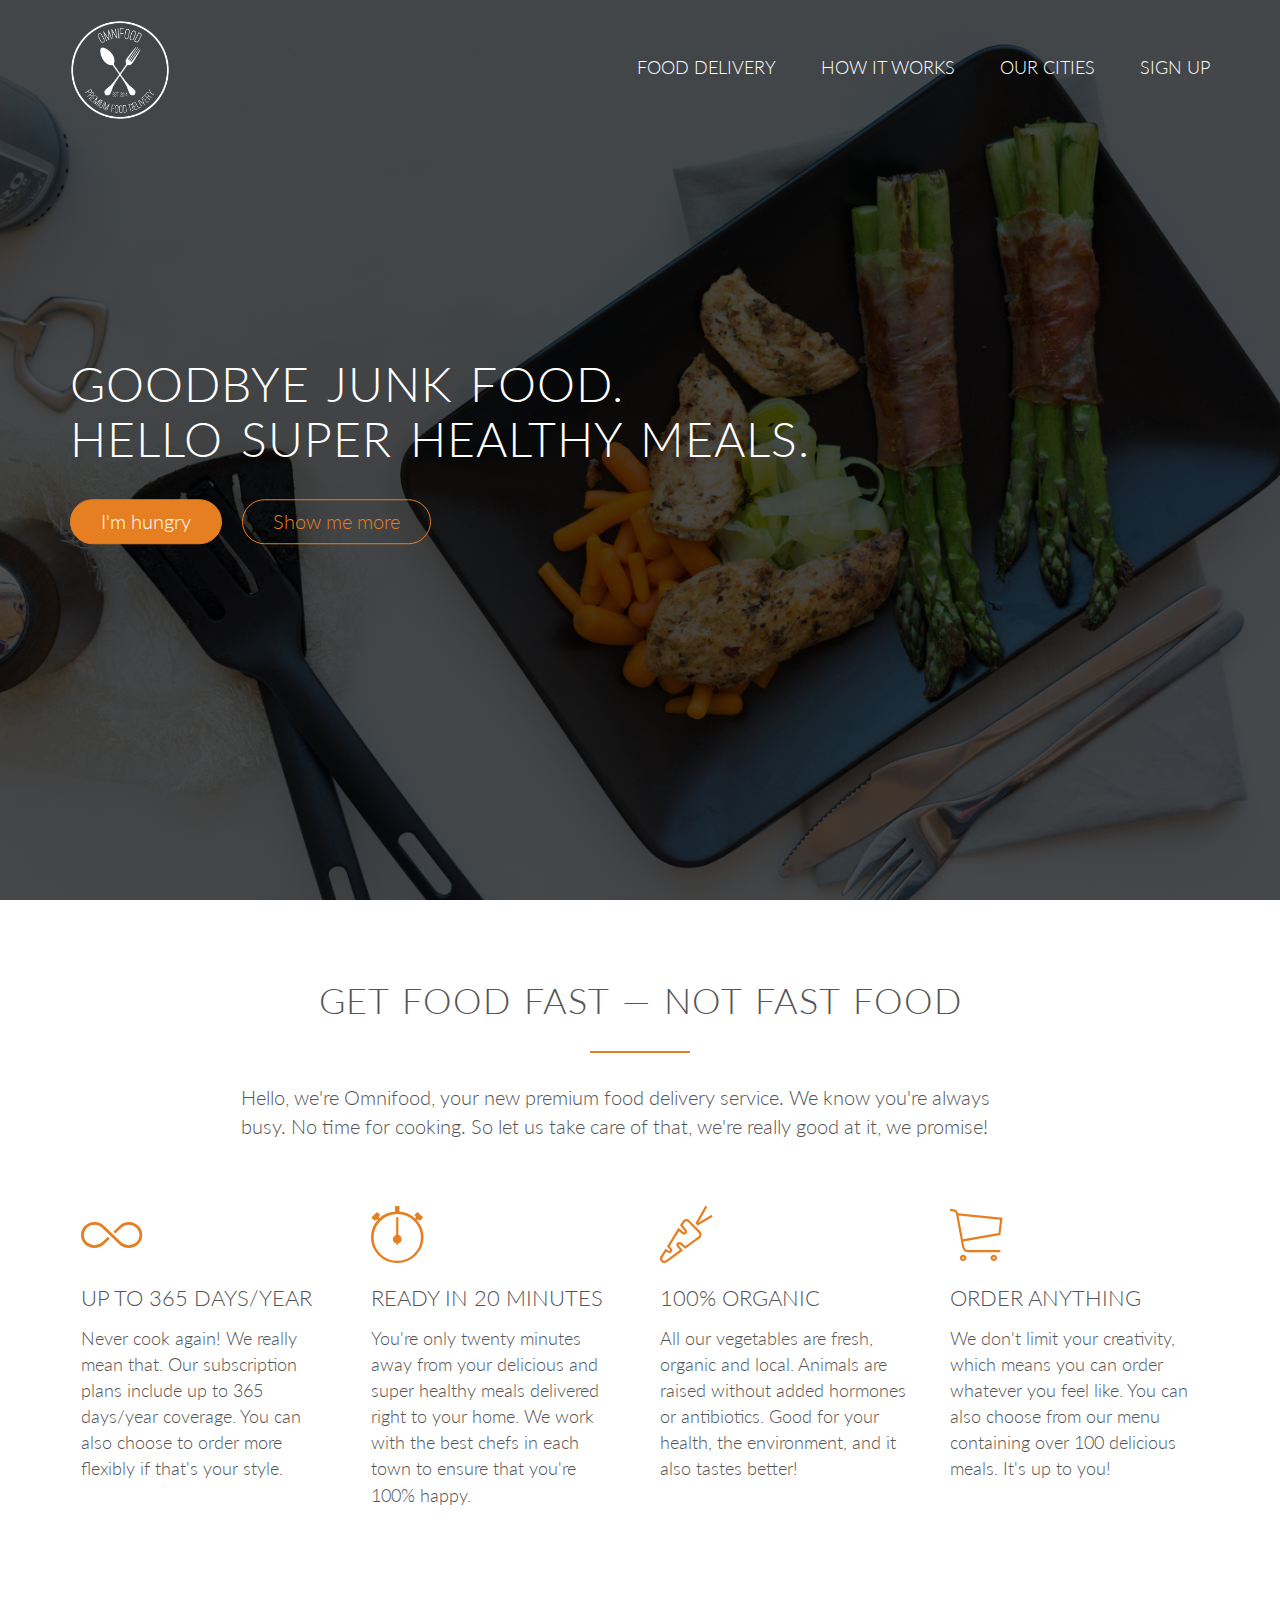
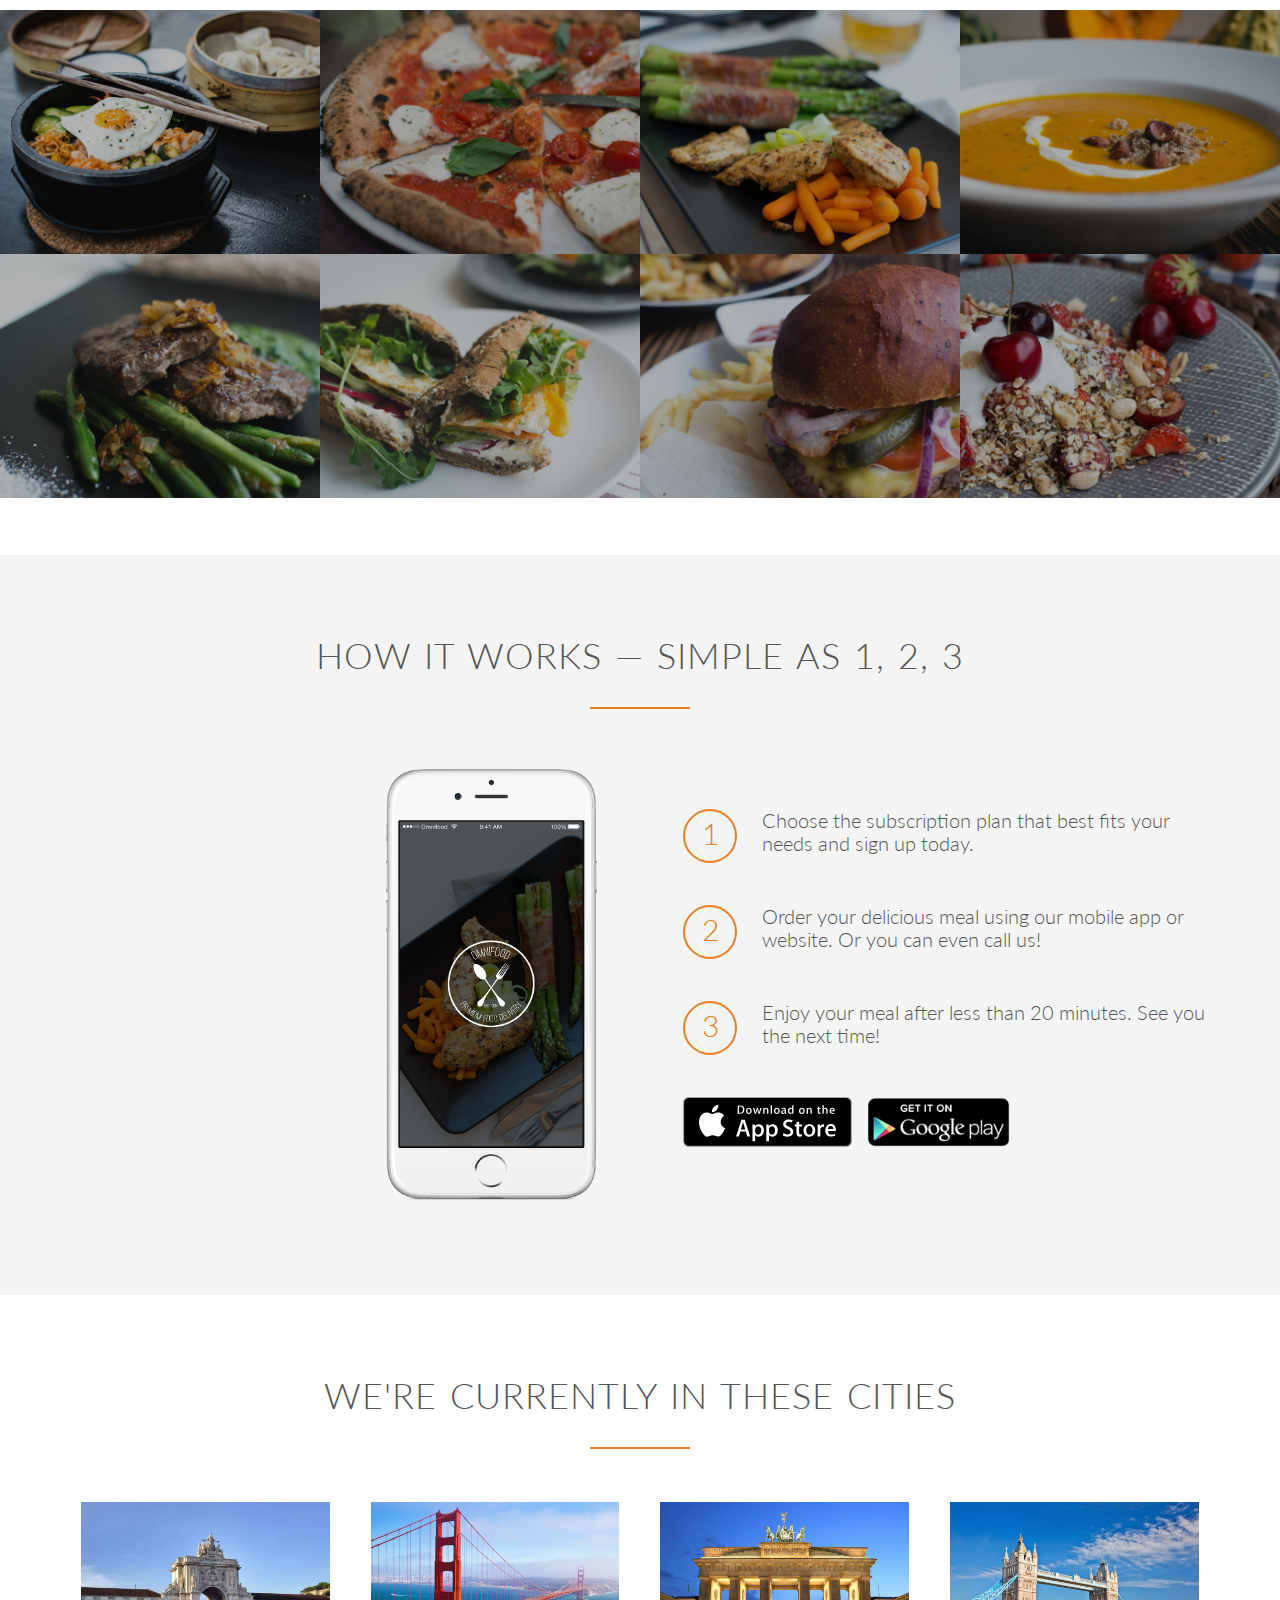
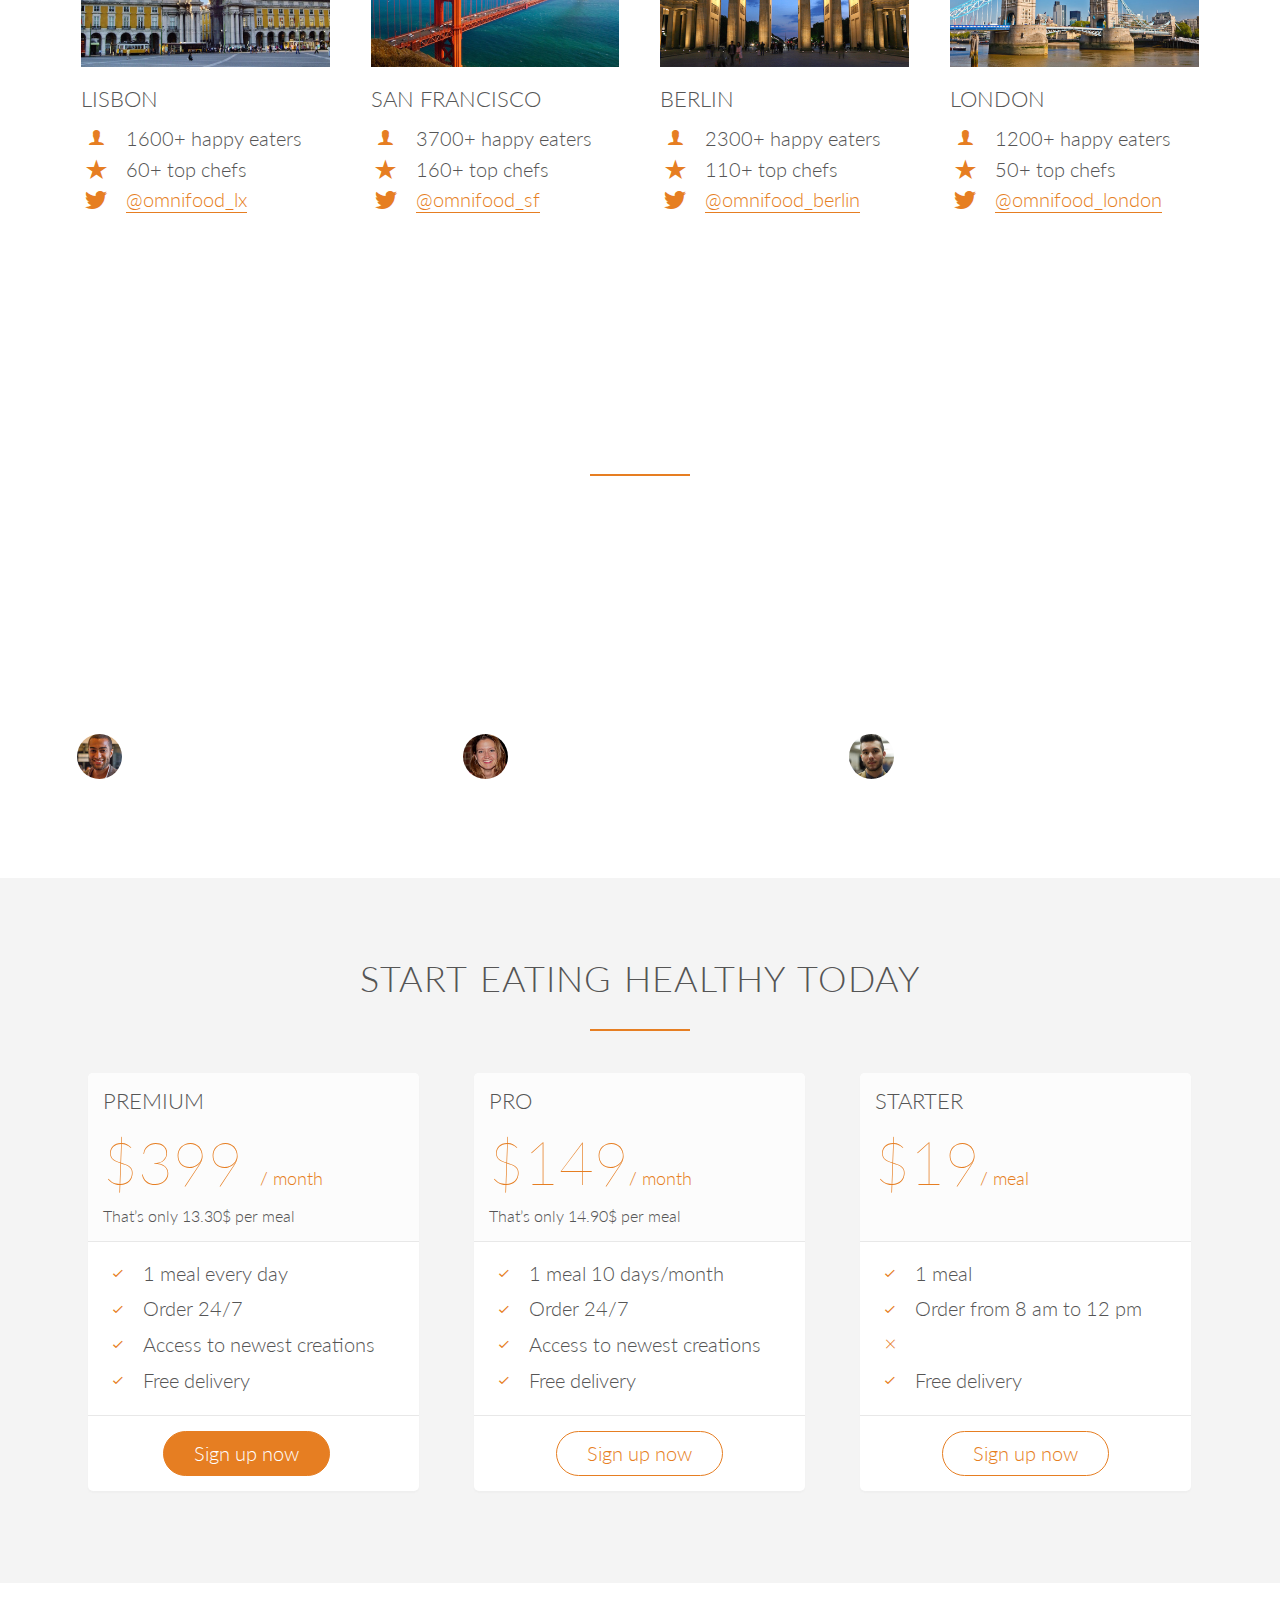
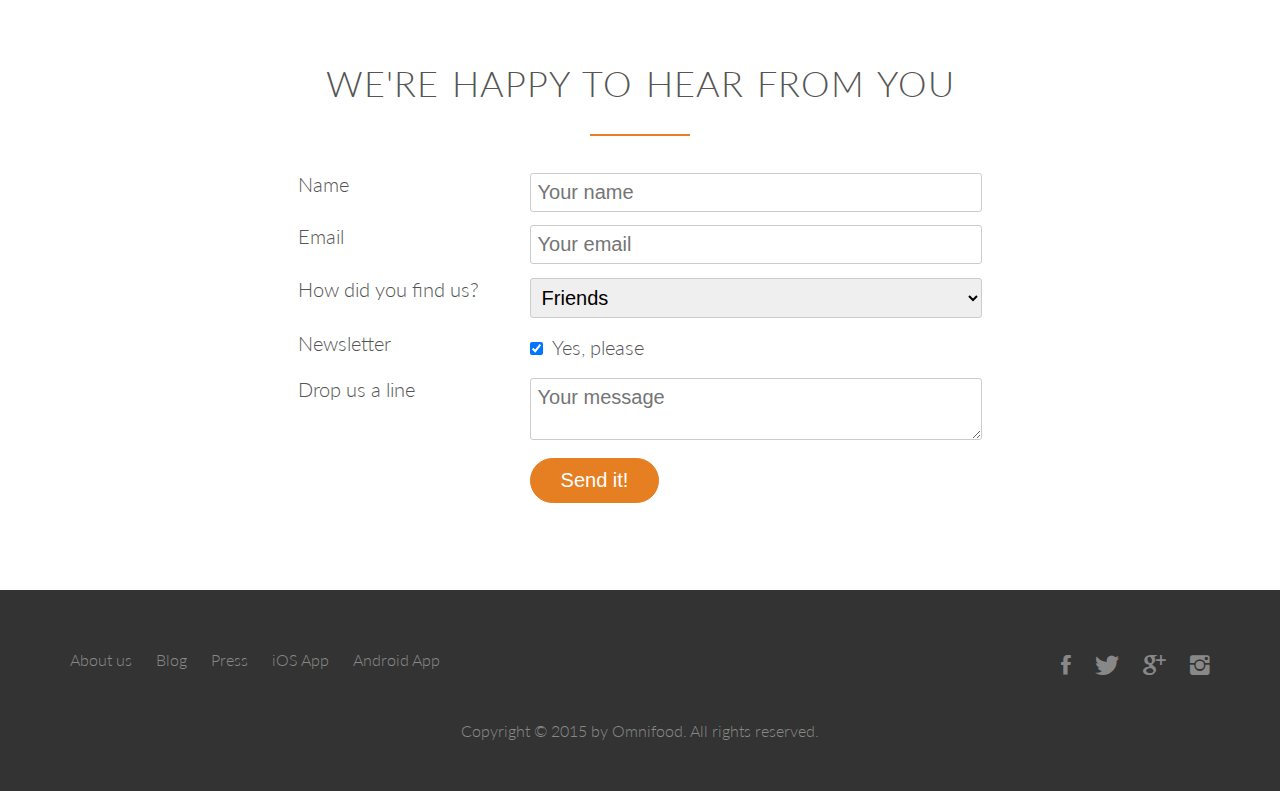
<file: index.html>
<!DOCTYPE html>
<html lang="en">
    <head>
        <meta name="viewport" content="width=device-width, initial-scale=1.0">
        <link rel="stylesheet" type"text/css" href="vendors/css/normalize.css">
        <link rel="stylesheet" type"text/css" href="vendors/css/grid.css">
        <link rel="stylesheet" type"text/css" href="vendors/css/ionicons.min.css">
        <link rel="stylesheet" type"text/css" href="resources/css/style.css" >
        <link rel="stylesheet" type"text/css" href="resources/css/queries.css" >
        <link href="https://fonts.googleapis.com/css?family=Lato:100,300,300i,400" rel="stylesheet" type="text/css">
        <title>Omnifood</title>
    </head>
    
    <body>
        <header>
            <nav>
                <div class="row">
                    <img src="resources/img/logo-white.png" alt="Omnifood logo" class="logo">
                    <ul class="main-nav">
                        <li><a href="#">Food delivery</a></li>
                        <li><a href="#">How it works</a></li>
                        <li><a href="#">Our cities</a></li>
                        <li><a href="#">Sign up</a></li>
                    </ul>
                </div>
            </nav>
            
            <div class="hero-text-box">
                <h1>Goodbye junk food.<br>Hello super healthy meals.</h1>
                <a class="btn btn-full" href="#">I'm hungry</a>
                <a class="btn btn-ghost"href="#">Show me more</a>
            </div>
        </header>
        
        <section class="section-features">
            <div class="row">
                <h2>Get food fast &mdash; not fast food</h2>
                <p class="long-copy">
                    Hello, we're Omnifood, your new premium food delivery service. We know you're always busy. No time for cooking. So let us take care of that, we're really good at it, we promise!
                </p>
            </div>
            
            <div class="row">
                <div class="col span-1-of-4 box">
                    <i class="ion-ios-infinite-outline icon-big"></i>
                    <h3>Up to 365 days/year</h3>
                    <p>
                        Never cook again! We really mean that. Our subscription plans include up to 365 days/year coverage. You can also choose to order more flexibly if that's your style.
                    </p>
                </div>
                <div class="col span-1-of-4 box">
                    <i class="ion-ios-stopwatch-outline icon-big"></i>
                    <h3>Ready in 20 minutes</h3>
                    <p>
                        You're only twenty minutes away from your delicious and super healthy meals delivered right to your home. We work with the best chefs in each town to ensure that you're 100% happy.
                    </p>
                </div>
                <div class="col span-1-of-4 box">
                    <i class="ion-ios-nutrition-outline icon-big"></i>
                    <h3>100% organic</h3>
                    <p>
                       All our vegetables are fresh, organic and local. Animals are raised without added hormones or antibiotics. Good for your health, the environment, and it also tastes better!
                    </p>
                </div>
                <div class="col span-1-of-4 box">
                    <i class="ion-ios-cart-outline icon-big"></i>
                    <h3>Order anything</h3>
                    <p>
                       We don't limit your creativity, which means you can order whatever you feel like. You can also choose from our menu containing over 100 delicious meals. It's up to you!
                    </p>
                </div>
            </div>
        </section>
    
        <section class="section-meals">
            <ul class="meals-showcase">
                <li>
                    <figure class="meal-photo">
                        <img src="resources/img/1.jpg" alt="Korean bibimbap with egg and vegetables">
                    </figure>
                </li>
                <li>
                    <figure class="meal-photo">
                        <img src="resources/img/2.jpg" alt="Simple italian pizza with cherry tomatoes">
                    </figure>
                </li>
                <li>
                    <figure class="meal-photo">     
                        <img src="resources/img/3.jpg" alt="Chicken breast steak with vegetables ">
                    </figure>
                </li>
                <li>
                    <figure class="meal-photo">
                        <img src="resources/img/4.jpg" alt="Autumn pumpkin soup">
                    </figure>
                </li>
            </ul> 
            <ul class="meals-showcase">
                <li>
                    <figure class="meal-photo">
                        <img src="resources/img/5.jpg" alt="Paleo beef steak with vegetables">
                    </figure>
                </li>
                <li>
                    <figure class="meal-photo">
                        <img src="resources/img/6.jpg" alt="Healthy baguette with egg and vegetables">
                    </figure>
                </li>
                <li>
                    <figure class="meal-photo">
                        <img src="resources/img/7.jpg" alt="Burger with cheddar and bacon">
                    </figure>
                </li>
                <li>
                    <figure class="meal-photo">
                        <img src="resources/img/8.jpg" alt="Granola with cherries and strawberries">
                    </figure>
                </li>
            </ul>    
        </section>
        
        <section class="section-steps">
            <div class="row">
                <h2>How it works &mdash; Simple as 1, 2, 3</h2>
            </div>
            <div class="row">
                <div class="col span-1-of-2 steps-box">
                    <img src="resources/img/app-iPhone.png" alt="Omnifood app on iPhone" class="app-screen">
                </div>
                <div class="col span-1-of-2 steps-box">
                    <div class="works-step">
                        <div>1</div>
                        <p>Choose the subscription plan that best fits your needs and sign up today.</p>
                    </div>
                    <div class="works-step">
                        <div>2</div>
                        <p>Order your delicious meal using our mobile app or website. Or you can even call us!</p>
                    </div>
                    <div class="works-step">
                        <div>3</div>
                        <p>Enjoy your meal after less than 20 minutes. See you the next time!</p>
                    </div>
                    
                    <a href="#" class="btn-app"><img src="resources/img/download-app.svg" alt="App Store Button"></a>
                    <a href="#" class="btn-app"><img src="resources/img/download-app-android.png" alt="Play Store Button"></a> 
                </div>
            </div>
        </section>
        
        
        <section class="section-cities">
            <div class="row">
                <h2>We're currently in these cities</h2>
            </div>
            
            <div class="row">
                <div class="col span-1-of-4 box">
                    <img src="resources/img/lisbon-3.jpg" alt="Lisbon">
                    <h3>Lisbon</h3>
                    <div class="city-feature">
                        <i class="ion-ios-person icon-small"></i>
                        1600+ happy eaters
                    </div>
                    <div class="city-feature">
                        <i class="ion-ios-star icon-small"></i>
                        60+ top chefs
                    </div>
                    <div class="city-feature">
                        <i class="ion-social-twitter icon-small"></i>
                        <a href="#">@omnifood_lx</a>
                    </div>  
                </div>
                
                <div class="col span-1-of-4 box">
                    <img src="resources/img/san-francisco.jpg" alt="San Francisco">
                    <h3>San Francisco</h3>
                    <div class="city-feature">
                        <i class="ion-ios-person icon-small"></i>
                        3700+ happy eaters
                    </div>
                    <div class="city-feature">
                        <i class="ion-ios-star icon-small"></i>
                        160+ top chefs
                    </div>
                    <div class="city-feature">
                        <i class="ion-social-twitter icon-small"></i>
                        <a href="#">@omnifood_sf</a>
                    </div>
                </div>
                
                <div class="col span-1-of-4 box">
                    <img src="resources/img/berlin.jpg" alt="Berlin">
                    <h3>Berlin</h3>
                    <div class="city-feature">
                        <i class="ion-ios-person icon-small"></i>
                        2300+ happy eaters
                    </div>
                    <div class="city-feature">
                        <i class="ion-ios-star icon-small"></i>
                        110+ top chefs
                    </div>
                    <div class="city-feature">
                        <i class="ion-social-twitter icon-small"></i>
                       <a href="#">@omnifood_berlin</a>
                    </div> 
                </div>
                
                <div class="col span-1-of-4 box">
                    <img src="resources/img/london.jpg" alt="London">
                    <h3>London</h3>
                    <div class="city-feature">
                        <i class="ion-ios-person icon-small"></i>
                        1200+ happy eaters
                    </div>
                    <div class="city-feature">
                        <i class="ion-ios-star icon-small"></i>
                        50+ top chefs
                    </div>
                    <div class="city-feature">
                        <i class="ion-social-twitter icon-small"></i>
                        <a href="#">@omnifood_london</a>
                    </div>
                </div>
                
            </div>
        </section>
        
        <section class="section-testimonials">
            <div class="row">
                <h2>Our customers can't live without us</h2>
            </div>
            <div class="row">
                <div class="col span-1-of-3">
                    <blockquote>
                        Omnifood is just awesome! I just launched a startup which leaves me with no time for cooking, so Omnifood is a life-saver. Now that I got used to it, I couldn't live without my daily meals!
                        <cite><img src="resources/img/customer-1.jpg">Alberto Duncan</cite>
                    </blockquote>
                </div>
                <div class="col span-1-of-3">
                    <blockquote>
                        Inexpensive, healthy and great-tasting meals, delivered right to my home. We have lots of food delivery here in Lisbon, but no one comes even close to Omifood. Me and my family are so in love!
                        <cite><img src="resources/img/customer-2.jpg">Joana Silva</cite>
                    </blockquote>
                </div>
                <div class="col span-1-of-3">
                    <blockquote>
                        I was looking for a quick and easy food delivery service in San Franciso. I tried a lot of them and ended up with Omnifood. Best food delivery service in the Bay Area. Keep up the great work!
                        <cite><img src="resources/img/customer-3.jpg">Milton Chapman</cite>
                    </blockquote>
                </div>
            </div>        
        </section> 
        
        <section class="section-plans">
            <div class="row">
                <h2>Start eating healthy today</h2>
            </div>
            <div class="row">
                <div class="col span-1-of-3">
                    <div class="plan-box">
                        <div>
                            <h3>Premium</h3>
                            <p class="plan-price">
                            $399 <span>/ month</span></p>
                            <p class="plan-price-meal">That’s only 13.30$ per meal</p>
                        </div>
                        <div>
                            <ul>
                                <li><i class="ion-ios-checkmark-empty icon-small"></i>1 meal every day</li> 
                                <li><i class="ion-ios-checkmark-empty icon-small"></i>Order 24/7</li> 
                                <li><i class="ion-ios-checkmark-empty icon-small"></i>Access to newest creations</li> 
                                <li><i class="ion-ios-checkmark-empty icon-small"></i>Free delivery</li> 
                            </ul>
                        </div>
                        <div>
                            <a href="#" class="btn btn-full">Sign up now</a>
                        </div>
                    
                    </div>
                </div>
                
                 <div class="col span-1-of-3">
                    <div class="plan-box">
                        <div>
                            <h3> Pro</h3>
                            <p class="plan-price">
                            $149<span>/ month</span></p>
                            <p class="plan-price-meal">That’s only 14.90$ per meal</p>
                        </div>
                        <div>
                            <ul>
                                <li><i class="ion-ios-checkmark-empty icon-small"></i>1 meal 10 days/month</li> 
                                <li><i class="ion-ios-checkmark-empty icon-small"></i>Order 24/7</li> 
                                <li><i class="ion-ios-checkmark-empty icon-small"></i>Access to newest creations</li> 
                                <li><i class="ion-ios-checkmark-empty icon-small"></i>Free delivery</li> 
                            </ul>
                        </div>
                        <div>
                            <a href="#" class="btn btn-ghost">Sign up now</a>
                        </div>
                    
                    </div>
                </div>
                
                 <div class="col span-1-of-3">
                    <div class="plan-box">
                        <div>
                            <h3>Starter</h3>
                            <p class="plan-price">
                            $19<span>/ meal</span></p>
                            <p class="plan-price-meal">&nbsp;</p>
                        </div>
                        <div>
                            <ul>
                                <li><i class="ion-ios-checkmark-empty icon-small"></i>1 meal</li> 
                                <li><i class="ion-ios-checkmark-empty icon-small"></i>Order from 8 am to 12 pm</li>
                                <li><i class="ion-ios-close-empty icon-small"></i></li> 
                                <li><i class="ion-ios-checkmark-empty icon-small"></i>Free delivery</li> 
                            </ul>
                        </div>
                        <div>
                            <a href="#" class="btn btn-ghost">Sign up now</a>
                        </div>
                    
                    </div>
                </div>
            </div>
        </section>
        <section class="section-form">
            <div class="row">
                <h2>We're happy to hear from you</h2>
            </div>
            
            <div class="row">
                <form method="post" action="#" class="contact-form">
                    <div class="row">
                        <div class="col span-1-of-3">
                            <label for="name">Name</label>
                        </div>
                        <div class="col span-2-of-3">
                            <input type="text" name="name" id="name" placeholder="Your name" required>
                        </div>
                    </div>                    
                    <div class="row">
                        <div class="col span-1-of-3">
                            <label for="email">Email</label>
                        </div>
                        <div class="col span-2-of-3">
                            <input type="email" name="email" id="email" placeholder="Your email" required>
                        </div>
                    </div>                    
                    <div class="row">
                        <div class="col span-1-of-3">
                            <label for="find-us">How did you find us?</label>
                        </div>
                        <div class="col span-2-of-3">
                            <select name="find-us" id="find-us">
                                <option value="friends" selected>Friends</option>
                                <option value="search">Search engine</option>
                                <option value="ad">Advertisement</option>
                                <option value="other">Other</option>
                            </select>
                        </div>
                    </div>                    
                    <div class="row">
                        <div class="col span-1-of-3">
                            <label>Newsletter</label>
                        </div>
                        <div class="col span-2-of-3">
                            <input type="checkbox" name="news" id="news" checked> Yes, please
                         </div>
                    </div>
                    <div class="row">
                        <div class="col span-1-of-3">
                            <label>Drop us a line</label>
                        </div>
                        <div class="col span-2-of-3">
                            <textarea name="message" placeholder="Your message"></textarea>
                         </div>
                    </div>
                    <div class="row">
                        <div class="col span-1-of-3">
                            <label>&nbsp;</label>
                        </div>
                        <div class="col span-2-of-3">
                            <input type="submit" value="Send it!">
                         </div>
                    </div>
                </form> 
            </div>
        </section>
        
        <footer>
            <div class="row">
                <div class="col span-1-of-2">
                    <ul class="footer-nav">
                        <li><a href="#">About us</a></li>
                        <li><a href="#">Blog</a></li>
                        <li><a href="#">Press</a></li>
                        <li><a href="#">iOS App</a></li>
                        <li><a href="#">Android App</a></li>
                    </ul>
                </div>
                <div class="col span-1-of-2">
                    <ul class="social-links">
                        <li><a href="#"><i class="ion-social-facebook"></i></a></li>
                        <li><a href="#"><i class="ion-social-twitter"></i></a></li>
                        <li><a href="#"><i class="ion-social-googleplus"></i></a></li>
                        <li><a href="#"><i class="ion-social-instagram"></i></a></li>
                    </ul>
                </div>
            </div>
            <div class="row">
                <p>
                    Copyright &copy; 2015 by Omnifood. All rights reserved.
                </p>
            </div>
        </footer>
        
    </body>
    
</html>
</file>
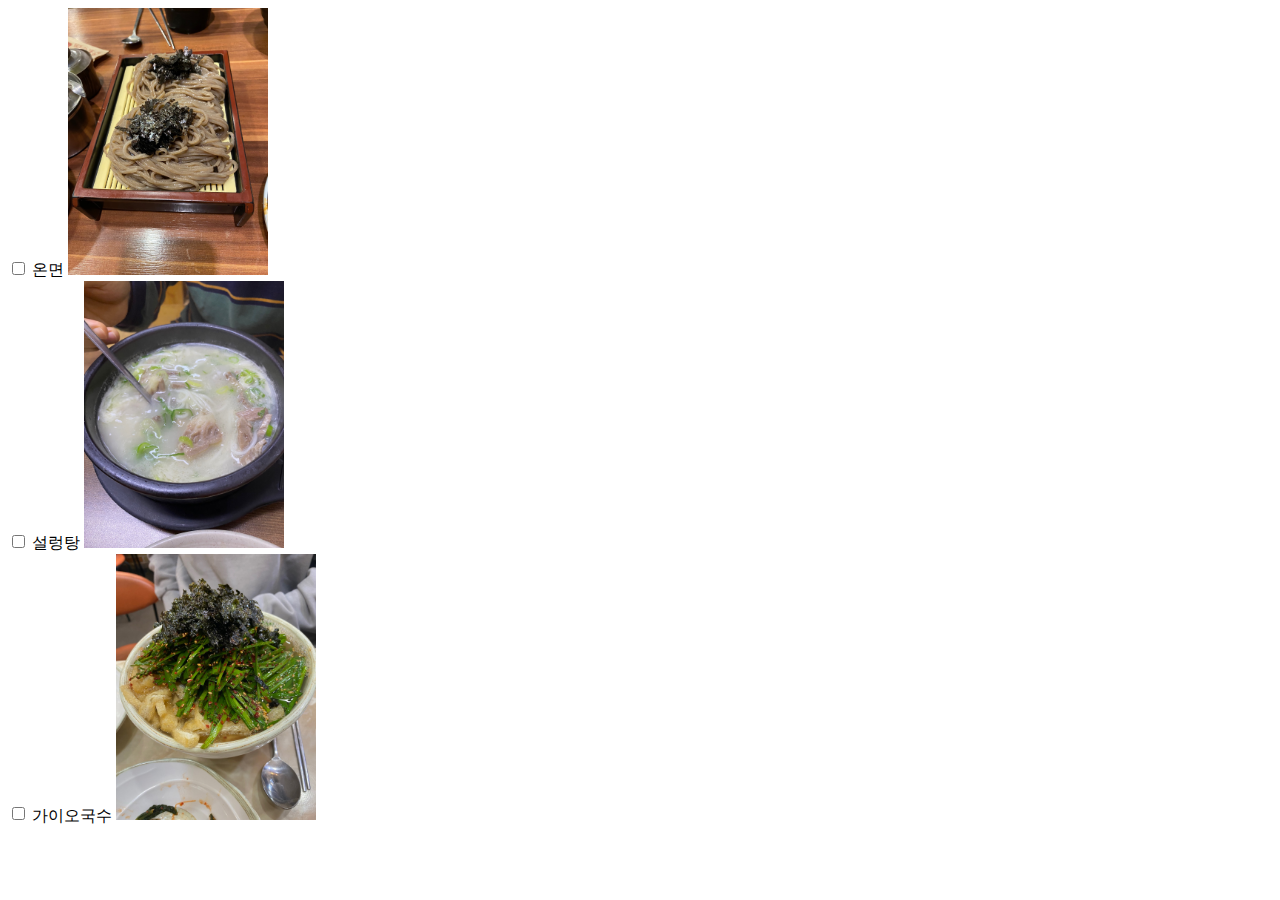
<file: 저녁메뉴선택.html>
<!DOCTYPE html>
<html lang="ko">
<head>
    <meta charset="UTF-8">
    <meta http-equiv="X-UA-Compatible" content="IE=edge">
    <meta name="viewport" content="width=device-width, initial-scale=1.0">
    <title>저녁메뉴선택</title>
   
</head>
<body>
    
    <div>
        <input type="checkbox" name="온면" id="hot">
        <label for="온면">온면</label>
        <img width="200px" src="2.jpeg" alt="">
    </div>

     <div>
        <input type="checkbox" name="설렁탕" id="hot">
        <label for="설렁탕">설렁탕</label>
        <img width="200px" src="3.jpeg" alt="">
     </div>
     
     <div>
         <input type="checkbox" name="가이오국수" id="hot">
        <label for="가이오국수">가이오국수</label>
        <img width="200px" src="1.jpeg" alt="">
     </div>
</body>
</html>
</file>
<file: vendors/css/grid.css>
/*  SECTIONS  ============================================================================= */

.section {
	clear: both;
	padding: 0px;
	margin: 0px;
}

/*  GROUPING  ============================================================================= */

.row {
    zoom: 1; /* For IE 6/7 (trigger hasLayout) */
}

.row:before,
.row:after {
    content:"";
    display:table;
}
.row:after {
    clear:both;
}

/*  GRID COLUMN SETUP   ==================================================================== */

.col {
	display: block;
	float:left;
	margin: 1% 0 1% 1.6%;
}

.col:first-child { margin-left: 0; } /* all browsers except IE6 and lower */


/*  REMOVE MARGINS AS ALL GO FULL WIDTH AT 480 PIXELS */

@media only screen and (max-width: 480px) {
	.col { 
		/*margin: 1% 0 1% 0%;*/
        margin: 0;
	}
}


/*  GRID OF TWO   ============================================================================= */


.span-2-of-2 {
	width: 100%;
}

.span-1-of-2 {
	width: 49.2%;
}

/*  GO FULL WIDTH AT LESS THAN 480 PIXELS */

@media only screen and (max-width: 480px) {
	.span-2-of-2 {
		width: 100%; 
	}
	.span-1-of-2 {
		width: 100%; 
	}
}


/*  GRID OF THREE   ============================================================================= */

	
.span-3-of-3 {
	width: 100%; 
}

.span-2-of-3 {
	width: 66.13%; 
}

.span-1-of-3 {
	width: 32.26%; 
}


/*  GO FULL WIDTH AT LESS THAN 480 PIXELS */

@media only screen and (max-width: 480px) {
	.span-3-of-3 {
		width: 100%; 
	}
	.span-2-of-3 {
		width: 100%; 
	}
	.span-1-of-3 {
		width: 100%;
	}
}

/*  GRID OF FOUR   ============================================================================= */

	
.span-4-of-4 {
	width: 100%; 
}

.span-3-of-4 {
	width: 74.6%; 
}

.span-2-of-4 {
	width: 49.2%; 
}

.span-1-of-4 {
	width: 23.8%; 
}


/*  GO FULL WIDTH AT LESS THAN 480 PIXELS */

@media only screen and (max-width: 480px) {
	.span-4-of-4 {
		width: 100%; 
	}
	.span-3-of-4 {
		width: 100%; 
	}
	.span-2-of-4 {
		width: 100%; 
	}
	.span-1-of-4 {
		width: 100%; 
	}
}


/*  GRID OF FIVE   ============================================================================= */

	
.span-5-of-5 {
	width: 100%;
}

.span-4-of-5 {
  	width: 79.68%; 
}

.span-3-of-5 {
  	width: 59.36%; 
}

.span-2-of-5 {
  	width: 39.04%;
}

.span-1-of-5 {
  	width: 18.72%;
}


/*  GO FULL WIDTH AT LESS THAN 480 PIXELS */

@media only screen and (max-width: 480px) {
	.span-5-of-5 {
		width: 100%; 
	}
	.span-4-of-5 {
		width: 100%; 
	}
	.span-3-of-5 {
		width: 100%; 
	}
	.span-2-of-5 {
		width: 100%; 
	}
	.span-1-of-5 {
		width: 100%; 
	}
}


/*  GRID OF SIX   ============================================================================= */


.span-6-of-6 {
	width: 100%;
}

.span-5-of-6 {
  	width: 83.06%;
}

.span-4-of-6 {
  	width: 66.13%;
}

.span-3-of-6 {
  	width: 49.2%;
}

.span-2-of-6 {
  	width: 32.26%;
}

.span-1-of-6 {
  	width: 15.33%;
}


/*  GO FULL WIDTH AT LESS THAN 480 PIXELS */

@media only screen and (max-width: 480px) {
	.span-6-of-6 {
		width: 100%; 
	}
	.span-5-of-6 {
		width: 100%; 
	}
	.span-4-of-6 {
		width: 100%; 
	}
	.span-3-of-6 {
		width: 100%; 
	}
	.span-2-of-6 {
		width: 100%; 
	}
	.span-1-of-6 {
		width: 100%; 
	}
}



/*  GRID OF SEVEN   ============================================================================= */


.span-7-of-7 {
	width: 100%;
}

.span-6-of-7 {
	width: 85.48%;
}

.span-5-of-7 {
  	width: 70.97%;
}

.span-4-of-7 {
  	width: 56.45%;
}

.span-3-of-7 {
  	width: 41.94%;
}

.span-2-of-7 {
  	width: 27.42%;
}

.span-1-of-7 {
  	width: 12.91%;
}


/*  GO FULL WIDTH AT LESS THAN 480 PIXELS */

@media only screen and (max-width: 480px) {
	.span-7-of-7 {
		width: 100%; 
	}
	.span-6-of-7 {
		width: 100%; 
	}
	.span-5-of-7 {
		width: 100%; 
	}
	.span-4-of-7 {
		width: 100%; 
	}
	.span-3-of-7 {
		width: 100%; 
	}
	.span-2-of-7 {
		width: 100%; 
	}
	.span-1-of-7 {
		width: 100%; 
	}
}


/*  GRID OF EIGHT   ============================================================================= */

	
.span-8-of-8 {
	width: 100%;
}

.span-7-of-8 {
	width: 87.3%; 
}

.span-6-of-8 {
	width: 74.6%; 
}

.span-5-of-8 {
	width: 61.9%; 
}

.span-4-of-8 {
	width: 49.2%; 
}

.span-3-of-8 {
	width: 36.5%;
}

.span-2-of-8 {
	width: 23.8%; 
}

.span-1-of-8 {
	width: 11.1%; 
}


/*  GO FULL WIDTH AT LESS THAN 480 PIXELS */

@media only screen and (max-width: 480px) {
	.span-8-of-8 {
		width: 100%; 
	}
	.span-7-of-8 {
		width: 100%; 
	}
	.span-6-of-8 {
		width: 100%; 
	}
	.span-5-of-8 {
		width: 100%; 
	}
	.span-4-of-8 {
		width: 100%; 
	}
	.span-3-of-8 {
		width: 100%; 
	}
	.span-2-of-8 {
		width: 100%; 
	}
	.span-1-of-8 {
		width: 100%; 
	}
}


/*  GRID OF NINE   ============================================================================= */


.span-9-of-9 {
	width: 100%;
}

.span-8-of-9 {
	width: 88.71%;
}

.span-7-of-9 {
	width: 77.42%; 
}

.span-6-of-9 {
	width: 66.13%; 
}

.span-5-of-9 {
	width: 54.84%; 
}

.span-4-of-9 {
	width: 43.55%; 
}

.span-3-of-9 {
	width: 32.26%;
}

.span-2-of-9 {
	width: 20.97%; 
}

.span-1-of-9 {
	width: 9.68%; 
}


/*  GO FULL WIDTH AT LESS THAN 480 PIXELS */

@media only screen and (max-width: 480px) {
	.span-9-of-9 {
		width: 100%; 
	}
	.span-8-of-9 {
		width: 100%; 
	}
	.span-7-of-9 {
		width: 100%; 
	}
	.span-6-of-9 {
		width: 100%; 
	}
	.span-5-of-9 {
		width: 100%; 
	}
	.span-4-of-9 {
		width: 100%; 
	}
	.span-3-of-9 {
		width: 100%; 
	}
	.span-2-of-9 {
		width: 100%; 
	}
	.span-1-of-9 {
		width: 100%; 
	}
}


/*  GRID OF TEN   ============================================================================= */


.span-10-of-10 {
	width: 100%;
}

.span-9-of-10 {
	width: 89.84%;
}

.span-8-of-10 {
	width: 79.68%;
}

.span-7-of-10 {
	width: 69.52%; 
}

.span-6-of-10 {
	width: 59.36%; 
}

.span-5-of-10 {
	width: 49.2%; 
}

.span-4-of-10 {
	width: 39.04%; 
}

.span-3-of-10 {
	width: 28.88%;
}

.span-2-of-10 {
	width: 18.72%; 
}

.span-1-of-10 {
	width: 8.56%; 
}


/*  GO FULL WIDTH AT LESS THAN 480 PIXELS */

@media only screen and (max-width: 480px) {
	.span-10-of-10 {
		width: 100%; 
	}
	.span-9-of-10 {
		width: 100%; 
	}
	.span-8-of-10 {
		width: 100%; 
	}
	.span-7-of-10 {
		width: 100%; 
	}
	.span-6-of-10 {
		width: 100%; 
	}
	.span-5-of-10 {
		width: 100%; 
	}
	.span-4-of-10 {
		width: 100%; 
	}
	.span-3-of-10 {
		width: 100%; 
	}
	.span-2-of-10 {
		width: 100%; 
	}
	.span-1-of-10 {
		width: 100%; 
	}
}


/*  GRID OF ELEVEN   ============================================================================= */

.span-11-of-11 {
	width: 100%;
}

.span-10-of-11 {
	width: 90.76%;
}

.span-9-of-11 {
	width: 81.52%;
}

.span-8-of-11 {
	width: 72.29%;
}

.span-7-of-11 {
	width: 63.05%; 
}

.span-6-of-11 {
	width: 53.81%; 
}

.span-5-of-11 {
	width: 44.58%; 
}

.span-4-of-11 {
	width: 35.34%; 
}

.span-3-of-11 {
	width: 26.1%;
}

.span-2-of-11 {
	width: 16.87%; 
}

.span-1-of-11 {
	width: 7.63%; 
}


/*  GO FULL WIDTH AT LESS THAN 480 PIXELS */

@media only screen and (max-width: 480px) {
	.span-11-of-11 {
		width: 100%; 
	}
	.span-10-of-11 {
		width: 100%; 
	}
	.span-9-of-11 {
		width: 100%; 
	}
	.span-8-of-11 {
		width: 100%; 
	}
	.span-7-of-11 {
		width: 100%; 
	}
	.span-6-of-11 {
		width: 100%; 
	}
	.span-5-of-11 {
		width: 100%; 
	}
	.span-4-of-11 {
		width: 100%; 
	}
	.span-3-of-11 {
		width: 100%; 
	}
	.span-2-of-11 {
		width: 100%; 
	}
	.span-1-of-11 {
		width: 100%; 
	}
}


/*  GRID OF TWELVE   ============================================================================= */

.span-12-of-12 {
	width: 100%;
}

.span-11-of-12 {
	width: 91.53%;
}

.span-10-of-12 {
	width: 83.06%;
}

.span-9-of-12 {
	width: 74.6%;
}

.span-8-of-12 {
	width: 66.13%;
}

.span-7-of-12 {
	width: 57.66%; 
}

.span-6-of-12 {
	width: 49.2%; 
}

.span-5-of-12 {
	width: 40.73%; 
}

.span-4-of-12 {
	width: 32.26%; 
}

.span-3-of-12 {
	width: 23.8%;
}

.span-2-of-12 {
	width: 15.33%; 
}

.span-1-of-12 {
	width: 6.86%; 
}


/*  GO FULL WIDTH AT LESS THAN 480 PIXELS */

@media only screen and (max-width: 480px) {
	.span-12-of-12 {
		width: 100%; 
	}
	.span-11-of-12 {
		width: 100%; 
	}
	.span-10-of-12 {
		width: 100%; 
	}
	.span-9-of-12 {
		width: 100%; 
	}
	.span-8-of-12 {
		width: 100%; 
	}
	.span-7-of-12 {
		width: 100%; 
	}
	.span-6-of-12 {
		width: 100%; 
	}
	.span-5-of-12 {
		width: 100%; 
	}
	.span-4-of-12 {
		width: 100%; 
	}
	.span-3-of-12 {
		width: 100%; 
	}
	.span-2-of-12 {
		width: 100%; 
	}
	.span-1-of-12 {
		width: 100%; 
	}
}
</file>
<file: resources/css/style.css>
/*
Orange Color: #e67e22
*/

/* ------------------------------------- */
/* BASIC SETUP*/
/* ------------------------------------- */

* {
    margin: 0;
    padding: 0;
    -webkit-box-sizing: border-box;
    box-sizing: border-box;
}

html,
body {
    background-color: #fff;
    color: #555;
    font-family: 'Lato', 'Arial', sans-serif;
    font-weight: 300;
    font-size: 20px;
    text-rendering: optimizeLegibility;
    overflow-x: hidden;
}


.clearfix {zoom:1}
.clearfix {
    content: '.';
    clear: both;
    display: block;
    height: 0;
    visibility: hidden;
}
/* ------------------------------------- */
/* REUSABLE COMPONENTS*/
/* ------------------------------------- */

.row {
    max-width: 1140px;
    margin: 0 auto;
}

section {
    padding: 80px 0;   
}

.box{
    padding: 1%;
}


/*-------HEADINGS--------*/
h1,
h2,
h3 {
    font-weight: 300;
    text-transform: uppercase;

}

h1 {
     margin-top: 0;
    margin-bottom: 20p;
    color: #fff;
    font-size:  240%;
     word-spacing: 4px;
    letter-spacing: 1px;  
}

h2 {
    font-size: 180%;
    word-spacing: 2px;
    text-align: center;
    margin-bottom: 30px;
    letter-spacing: 1px;  
}

h3{
    font-size: 110%;
    margin-bottom: 15px;
}

h2:after {
    display: block;
    height: 2px;
    background-color:#e67e22;
    content: " ";
    width: 100px;
    margin: 0 auto;
    margin-top: 30px;
}

/*-------PARAGRAPHS--------*/
.long-copy {
    line-height: 145%;
    width: 70%;
    margin-left: 15%;  
}

.box p {
    font-size: 90%;
    line-height: 145%;
}

/*-------ICONS--------*/
.icon-big {
    font-size: 350%;
    display: block;
    color: #e67e22; 
    margin-bottom: 10px;
}

.icon-small {
    display: inline-block;
    width: 30px;
    text-align: center;
    color: #e67e22;
    font-size: 120%;
    margin-right: 10px;
    
    /*secrets to align text and icons*/
    line-height: 120%;
    vertical-align: middle;
    margin-top: -5px;
}

/*-------LINKS--------*/

a:link,
a:active {
    color: #e67e22;
    text-decoration: none;
    padding-bottom: 1px;
    border-bottom: 1px solid #e67e22;
    -webkit-transition: border-bottom 0.2s, color 0.2;
    transition: border-bottom 0.2s, color 0.2;
}

a:hover,
a:active {
    color: #555;
    border-bottom: 1px solid transparent;
}


/*-------BUTTONS--------*/

.btn:link,
.btn:visited,
input[type=submit] {
    display: inline-block;
    padding: 10px 30px;
    font-weight: 300;
    text-decoration: none;
    border-radius: 200px;
    -webkit-transition: background-color 0.2s, border 0.2s, color 0.2s;
    transition: background-color 0.2s, border 0.2s, color 0.2s; 
}

.btn-full:link,
.btn-full:visited,
input[type=submit] {
    background-color: #e67e22;
    border: 1px solid #e67e22;
    color: #fff;
    margin-right: 15px;
}
 
.btn-ghost:link,
.btn-ghost:visited {
    border: 1px solid #e67e22;
    color: #e67e22;
}

.btn:hover,
.btn:active,
input[type=submit]:hover,
input[type=submit]:active {
    background-color: #cf6d17;
}

.btn-full:hover,
.btn-full:visited {
    border: 1px solid #cf6d17;
}
 
.btn-ghost:hover,
.btn-ghost:visited {
    border: 1px solid #cf6d17;
    color: #fff;
}

/* ------------------------------------- */
/* HEADER*/
/* ------------------------------------- */


header {
    background-image: -webkit-gradient(linear, left top, left bottom, from(rgba(0, 0, 0, 0.7)), to(rgba(0, 0, 0, 0.7))), url(img/hero.jpg);
    background-image: linear-gradient(rgba(0, 0, 0, 0.7), rgba(0, 0, 0, 0.7)), url(img/hero.jpg);
    background-size: cover;
    background-position: center;
    height: 100vh;
    background-attachment: fixed;
}

.hero-text-box {
    position: absolute;
    width: 1140px;
    top: 50%;
    left: 50%;
    -webkit-transform: translate(-50%, -50%);
    -ms-transform: translate(-50%, -50%);
    transform: translate(-50%, -50%);
}

.logo {
    height: 100px;
    width: auto;
    float: left;
    margin-top: 20px;
}

.logo-black {
    display: none;
     height: 50px;
    width: auto;
    float: left;
    margin: 5px 0;
}

/* Main navi */

.main-nav {
    float: right;
    list-style: none;
    margin-top: 55px;
}

.main-nav li {
    display: inline-block;
    margin-left: 40px;
}

.main-nav li a:link,
.main-nav li a:visited {
    padding: 8px 0;
    color: #fff;
    text-decoration: none;
    text-transform: uppercase;
    font-size: 90%;
    border-bottom: 2px solid transparent;
    -webkit-transition: border-bottom 0.2s;
    transition: border-bottom 0.2s;
}

.main-nav li a:hover,
.main-nav li a:active {
    border-bottom: 2px solid #e67e22;
}


/* Mobile navi */

.mobile-nav-icon {
    float: right;
    margin-top: 30px;
    cursor: pointer;
    display: none;
}

.mobile-nav-icon i {
    font-size: 200%;
    color: #fff;
}


/* Sticky navi */

.sticky {
    position: fixed;
    top: 0;
    left: 0;
    width: 100%;
    background-color: rgba(255, 255, 255, 0.97);
    box-shadow: 0 2px 2px #efefef;
    z-index: 9999;
}

.sticky .main-nav { margin-top: 18px; }

.sticky .main-nav li a:link,
.sticky .main-nav li a:visited {
    padding: 16px 0;
    color: #555;
}

.sticky .logo { display: none; }
.sticky .logo-black{ display: block; }

/* ------------------------------------- */
/* FEATURES*/
/* ------------------------------------- */

.section-features .long-copy {
    margin-bottom: 30px;
}


/* ------------------------------------- */
/* MEALS*/
/* ------------------------------------- */

.section-meals {
    padding: 0;
    height: 545px;
}

.meals-showcase { 
    list-style: none;
    width: 100%; 
}

.meals-showcase li {
    display: block;
    float: left;
    width: 25%;
}

.meal-photo {
    width: 100%;
    margin: 0;  
    overflow: hidden;
    background-color: #000;
}

.meal-photo img {
    opacity: 0.7;
    width: 100%;
    height: auto;
    -webkit-transform: scale(1.15);
    transform: scale(1.15);
    -webkit-transition: opacity 0.5s, -webkit-transform 0.5s;
    transition: transform 0.5s, opacity 0.5s;
}

.meal-photo img:hover {
    opacity: 1;
    -webkit-transform: scale(1.03);
    transform: scale(1.03);
}

/* ------------------------------------- */
/* HOW IT WORKS*/
/* ------------------------------------- */

.section-steps {
    background-color: #f4f4f4;
}

.steps-box {
    margin-top: 30px;
}
.steps-box:first-child {
    text-align: right;
    padding-right: 3%;
}

.steps-box:last-child {
    text-align: left;
    padding-left: 3%;
    margin-top: 70px;
}

.app-screen {
    width: 40%;
}

.works-step {
    margin-bottom: 50px;
}

.work-step:last-of-type {
    margin-bottom: 80px;
    
}

.works-step div {
    color: #e67e22;
    border: 2px solid #e67e22;
    display: inline-block;
    border-radius: 50%;
    height: 54px;
    width: 54px;
    text-align: center;
    padding: 5px;
    float: left;
    font-size: 150%;
    margin-right: 25px;
}

.btn-app:link,
.btn-app:visited {
    border: 0;
}

.btn-app img {
    height: 50px;
    width: auto;
    margin-right: 10px;
}


/* ------------------------------------- */
/* CITIES*/
/* ------------------------------------- */


.box img {
    width: 100%;
    height: auto;
    margin-bottom: 15px;
}

.city-feature {
    margin-bottom: 5px;
}

/* ------------------------------------- */
/* TESTIMONIALS*/
/* ------------------------------------- */

.section-testimonials {
    background-image: -webkit-gradient(linear,left top, left bottom,from(rgba(0, 0, 0, 0.8)),to(rgba(0, 0, 0, 0.8))), url(img/back-customers.jpg);
    background-image: linear-gradient(rgba(0, 0, 0, 0.8),rgba(0, 0, 0, 0.8)), url(img/back-customers.jpg);
    background-size: cover;
    color: #fff;
    background-attachment: fixed;
}

blockquote {
    padding: 2%;
    font-style: italic;
    line-height: 145%;
    position: relative;
    margin-top: 40px;
}

blockquote:before {
    content: "\201C";
    font-size: 400%;
    display: block;
    position: absolute;
    top: -5px;
    left: -3px;
}

cite {
    font-size: 90%;
    margin-top: 25px;
    display: block;
}

cite img {
    height: 45px;
    border-radius: 50%;
    margin-right: 10px;
    vertical-align: middle;
}


/* ------------------------------------- */
/* SIGN UP*/
/* ------------------------------------- */

.section-plans {
    background-color: #f4f4f4;
}

.plan-box {
    background-color: #fff;
    border-radius: 5px;
    width: 90%;
    margin-left: 5%;
    -webkit-box-shadow: 0 2px 2px #efefef;
    box-shadow: 0 2px 2px #efefef;
}

.plan-box div {
    padding: 15px;
    border-bottom: 1px solid #e8e8e8;
}

.plan-box div:first-child {
    background-color: #fcfcfc;
    border-top-left-radius: 5px;
    border-top-right-radius: 5px;
}

.plan-box div:last-child {
    text-align: center;
    border: 0;
}

.plan-price {
    font-size: 300%;
    margin-bottom: 10px;
    font-weight: 100;
    color: #e67e22;
}

.plan-price span {
    font-size: 30%;
    font-weight: 300;
}

.plan-price-meal{
    font-size: 80%;
}

.plan-box ul {
    list-style: none;
}

.plan-box ul li {
    padding: 5px 0;
}


/* ------------------------------------- */
/* FORM*/
/* ------------------------------------- */

.contact-form {
    width: 60%;
    margin: 0 auto;
}

input[type=text],
input[type=email],
select,
textarea {
    width: 100%;
    padding: 7px;
    border-radius: 3px;
    border: 1px solid #ccc;
}

textarea {
    height: 100%;
}

input[type=checkbox] {
    margin: 10px 5px 10px 0;
}

*:focus {outline: none;}


/* ------------------------------------- */
/* FOOTER */
/* ------------------------------------- */

footer {
    background-color: #333;
    padding: 50px;
    font-size: 80%;
}

.footer-nav {
    list-style: none;
    float: left;
}

.social-links {
    list-style: none;
    float: right;
}

.footer-nav li,
.social-links li {
    display: inline-block;
    margin-right: 20px;
    
}

.footer-nav li:last-child,
.social-links li:last-child {
    margin-right: 0;
}

.footer-nav li a:link,
.footer-nav li a:visited,
.social-links li a:link,
.social-links li a:visited {
    text-decoration: none;
    border: 0;
    color: #888;
    -webkit-transition: color 0.2s;
    transition: color 0.2s;
}

.footer-nav li a:hover,
.footer-nav li a:active {
    color: #ddd;
    
}

.social-links li a:link,
.social-links li a:visited {
    font-size: 160%;
}

.ion-social-facebook,
.ion-social-twitter,
.ion-social-googleplus,
.ion-social-instagram {
    -webkit-transition: color 0.2s;
    transition: color 0.2s;
}


.ion-social-facebook:hover {
    color: #3b5998;
}

.ion-social-twitter:hover {
    color: #00aced;
}

.ion-social-googleplus:hover {
    color: #dd4b39;
}

.ion-social-instagram:hover {
    color: #517fa4;
}

footer p {
    color: #888;
    text-align: center;
    margin-top: 30px;
}

/* ------------------------------------- */
/* Animations */
/* ------------------------------------- */

.js--wp-1, 
.js--wp-2, 
.js--wp-3 
 {
    opacity: 0;
    -webkit-animation-duration: 1s;
    animation-duration: 1s;
}

.js--wp-4 {
    -webkit-animation-duration: 1s;
    animation-duration: 1s;
}

.js--wp-1.animated, 
.js--wp-2.animated, 
.js--wp-3.animated {
    opacity: 1;
}
</file>
<file: resources/css/queries.css>
/* Big tablets to 1200px (widths smaller taht the 1140px row) */
@media only screen and (max-width: 1200px) {
    .hero-text-box {
        width: 100%;
        padding: 0 2%; 
    }

    .row { padding: 0 2%; }
}


/* Small tablets to big tablets: from 768 to 1023px */
@media only screen and (max-width: 1023px) {
    body { font-size: 18px; }
    section { padding: 60px 0; }
    
    .long-copy {
        width: 80%;
        margin-left: 10%;  
    }
    
    .steps-box { margin-top: 10px; }
    .steps-box:last-child { margin-top: 10px; }
    .works-step { margin-bottom: 40px; }
    .work-step:last-of-type { margin-bottom: 80px; }
    
    .app-screen { width: 50%; }
    
    .icon-small { 
        width: 17px;
        margin-right: 5px; 
        
    }
    .city-feature { font-size: 90%; }
    
    
    .plan-box { 
        width: 100%;
        margin-left: 0%;
    }
    
    .plan-price { font-size: 250%; }
    .contact-form{  width: 80%; } 
}


/* Small phones to small tablets: from 481 to 767px */
@media only screen and (max-width: 767px) {
    body { font-size: 16px; }
    section { padding: 30px 0; }
    
    .row,
    .hero-text-box { padding: 0 4%; }
    .col {
        width: 100%;
        margin: 0 0 4% 0;
    }
    
    
    .main-nav { display: none; }
    .mobile-nav-icon { display: inline-block; }
    
    .main-nav {
        float: left;
        margin-top: 30px;
        margin-left: 25px;
    }
    
    .main-nav li {
        display: block;
        
    }
    
    .main-nav li a:link,
    .main-nav li a:visited {
        display: block;
        border: 0;
        padding: 10px 0;
        font-size: 100%;
    }
    
    .sticky .main-nav { margin-top: 10px; }

    .sticky .main-nav li a:link,
    .sticky .main-nav li a:visited { padding: 10px 0; }
    .sticky .mobile-nav-icon { margin-top: 10px; }
    .sticky .mobile-nav-icon i { color: #555; }


    
    
    h1 { font-size: 180%; }
    h2 { font-size: 150%; }
    
    .long-copy {
        width: 100%;
        margin-left: 0%;  
    }
    
    .app-screen { width: 40%; }
    .steps-box:first-child { text-align: center; }
    
    .works-step div {
        height: 40px;
        width: 40px;
        margin-right: 15px;
        padding: 4px;
        font-size: 120%;
    }

    .works-step { margin-bottom: 20px; }
    .work-step:last-of-type { margin-bottom: 20px; }
    
}


/* Small phones: from 0 to 480px */
@media only screen and (max-width: 480px) {
    section { padding: 25px 0; }
    .contact-form { width: 100%; }
    
}
</file>
